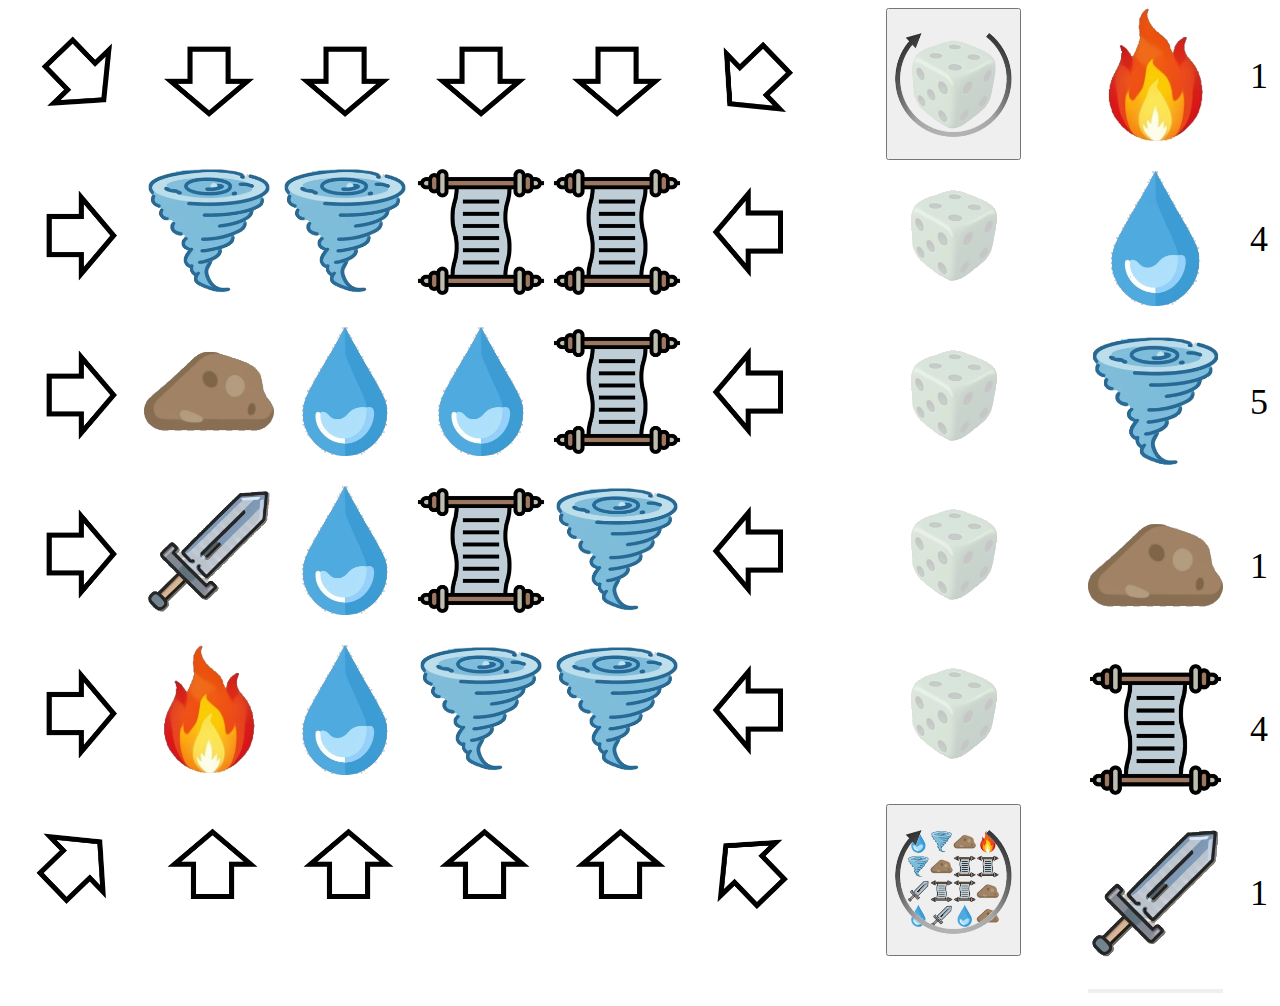
<file: index.html>
<!DOCTYPE html>
<html lang="en">
<head>
    <meta charset="UTF-8">
    <meta name="viewport" content="width=device-width, initial-scale=1.0">
    <title>ZzzzZ</title>
    <link rel="stylesheet" href="css/style.css"> 
    <script src="js/interact.js"></script>    
    <script src="js/script.js"></script>    
</head>
<body>
    <div id="help-overlay" onclick="help_off()">
        <div id="help-dialog-background"">
            <iframe width=100% height=100% src="Regeln.html" id="helpframe" title="helpframe" onload="iframeclick()"></iframe> 
            <button onclick="help_off()">Verlassen</button>
        </div>
    </div>
    <div class="page-container">
        <div class="grid-container" id="quellen">
            <div class="grid-item"><img data-value=0 id="d0" class="element-image dropzone" src="img/RechtsUnten.png" /></div>
            <div class="grid-item"><img data-value=0 id="d1" class="element-image dropzone" src="img/Rechts.png" style="transform:rotate(90deg);" /></div>
            <div class="grid-item"><img data-value=0 id="d2" class="element-image dropzone" src="img/Rechts.png" style="transform:rotate(90deg);" /></div>  
            <div class="grid-item"><img data-value=0 id="d3" class="element-image dropzone" src="img/Rechts.png" style="transform:rotate(90deg);" /></div>
            <div class="grid-item"><img data-value=0 id="d4" class="element-image dropzone" src="img/Rechts.png" style="transform:rotate(90deg);" /></div>
            <div class="grid-item"><img data-value=0 id="d5" class="element-image dropzone" src="img/RechtsUnten.png" style="transform:rotate(90deg);" /></div>  
            <div class="grid-item"><img data-value=0 id="d6" class="element-image dropzone" src="img/Rechts.png" /></div>
            <div class="grid-item"><img data-value=0 id="q0" class="element-image" src="img/Empty.png" /></div>
            <div class="grid-item"><img data-value=0 id="q1" class="element-image" src="img/Empty.png" /></div>
            <div class="grid-item"><img data-value=0 id="q2" class="element-image" src="img/Empty.png" /></div>
            <div class="grid-item"><img data-value=0 id="q3" class="element-image" src="img/Empty.png" /></div>
            <div class="grid-item"><img data-value=0 id="d16" class="element-image dropzone" src="img/Rechts.png" style="transform:rotate(180deg);" /></div>
            <div class="grid-item"><img data-value=0 id="d7" class="element-image dropzone" src="img/Rechts.png" /></div>
            <div class="grid-item"><img data-value=0 id="q4" class="element-image" src="img/Empty.png"/></div>
            <div class="grid-item"><img data-value=0 id="q5" class="element-image" src="img/Empty.png"/></div>
            <div class="grid-item"><img data-value=0 id="q6" class="element-image" src="img/Empty.png"/></div>
            <div class="grid-item"><img data-value=0 id="q7" class="element-image" src="img/Empty.png"/></div>
            <div class="grid-item"><img data-value=0 id="d17" class="element-image dropzone" src="img/Rechts.png" style="transform:rotate(180deg);" /></div>
            <div class="grid-item"><img data-value=0 id="d8" class="element-image dropzone" src="img/Rechts.png" /></div>
            <div class="grid-item"><img data-value=0 id="q8" class="element-image" src="img/Empty.png" /></div>
            <div class="grid-item"><img data-value=0 id="q9" class="element-image" src="img/Empty.png" /></div>
            <div class="grid-item"><img data-value=0 id="q10" class="element-image" src="img/Empty.png" /></div>
            <div class="grid-item"><img data-value=0 id="q11" class="element-image" src="img/Empty.png" /></div>
            <div class="grid-item"><img data-value=0 id="d18" class="element-image dropzone" src="img/Rechts.png" style="transform:rotate(180deg);" /></div>
            <div class="grid-item"><img data-value=0 id="d9" class="element-image dropzone" src="img/Rechts.png" /></div>
            <div class="grid-item"><img data-value=0 id="q12" class="element-image" src="img/Empty.png"/></div>
            <div class="grid-item"><img data-value=0 id="q13" class="element-image" src="img/Empty.png"/></div>
            <div class="grid-item"><img data-value=0 id="q14" class="element-image" src="img/Empty.png"/></div>
            <div class="grid-item"><img data-value=0 id="q15" class="element-image" src="img/Empty.png"/></div>
            <div class="grid-item"><img data-value=0 id="d19" class="element-image dropzone" src="img/Rechts.png" style="transform:rotate(180deg);" /></div>
            <div class="grid-item"><img data-value=0 id="d15" class="element-image dropzone" src="img/RechtsUnten.png" style="transform:rotate(270deg);" /></div>
            <div class="grid-item"><img data-value=0 id="d11" class="element-image dropzone" src="img/Rechts.png" style="transform:rotate(270deg);" /></div>
            <div class="grid-item"><img data-value=0 id="d12" class="element-image dropzone" src="img/Rechts.png" style="transform:rotate(270deg);" /></div>  
            <div class="grid-item"><img data-value=0 id="d13" class="element-image dropzone" src="img/Rechts.png" style="transform:rotate(270deg);" /></div>
            <div class="grid-item"><img data-value=0 id="d14" class="element-image dropzone" src="img/Rechts.png" style="transform:rotate(270deg);" /></div>
            <div class="grid-item"><img data-value=0 id="d10" class="element-image dropzone" src="img/RechtsUnten.png" style="transform:rotate(180deg);" /></div>  
        </div>
        <div class="finder-container" id="finder">
            <button class="button" onclick="rerollFinder()" id="finder-button"><img class="element-image"  id="finder-image" src="img/RollFinder.png" /></button>
            <div class="grid-item finder-img-container" id="pf0"><img class="element-image" src="img/Empty.png" /></div>
            <div class="grid-item finder-img-container" id="pf1"><img class="element-image" src="img/Empty.png" /></div>
            <div class="grid-item finder-img-container" id="pf2"><img class="element-image" src="img/Empty.png" /></div>
            <div class="grid-item finder-img-container" id="pf3"><img class="element-image" src="img/Empty.png" /></div>
            <button class="button" onclick="rerollFieldClicked()"><img class="element-image" src="img/RollAll.png" /></button>
        </div>
        <div class="info-container">
            <div class = "info-item"><img class="element-image" src="img/Fire.png"/><p class="info-text" id="info-text-0">0</p></div>
            <div class = "info-item"><img class="element-image" src="img/Water.png"/><p class="info-text" id="info-text-1">0</p></div>
            <div class = "info-item"><img class="element-image" src="img/Air.png"/><p class="info-text" id="info-text-2">0</p></div>
            <div class = "info-item"><img class="element-image" src="img/Earth.png"/><p class="info-text" id="info-text-3">0</p></div>
            <div class = "info-item"><img class="element-image" src="img/Wisdom.png"/><p class="info-text" id="info-text-4">0</p></div>
            <div class = "info-item"><img class="element-image" src="img/Power.png"/><p class="info-text" id="info-text-5">0</p></div>
            <button class = "button" onclick="help()"><img class="element-image" src="img/Questionmark.png" /></button>
        </div>

    </div>
    <script>init();</script>    
</body>
</html>
</file>
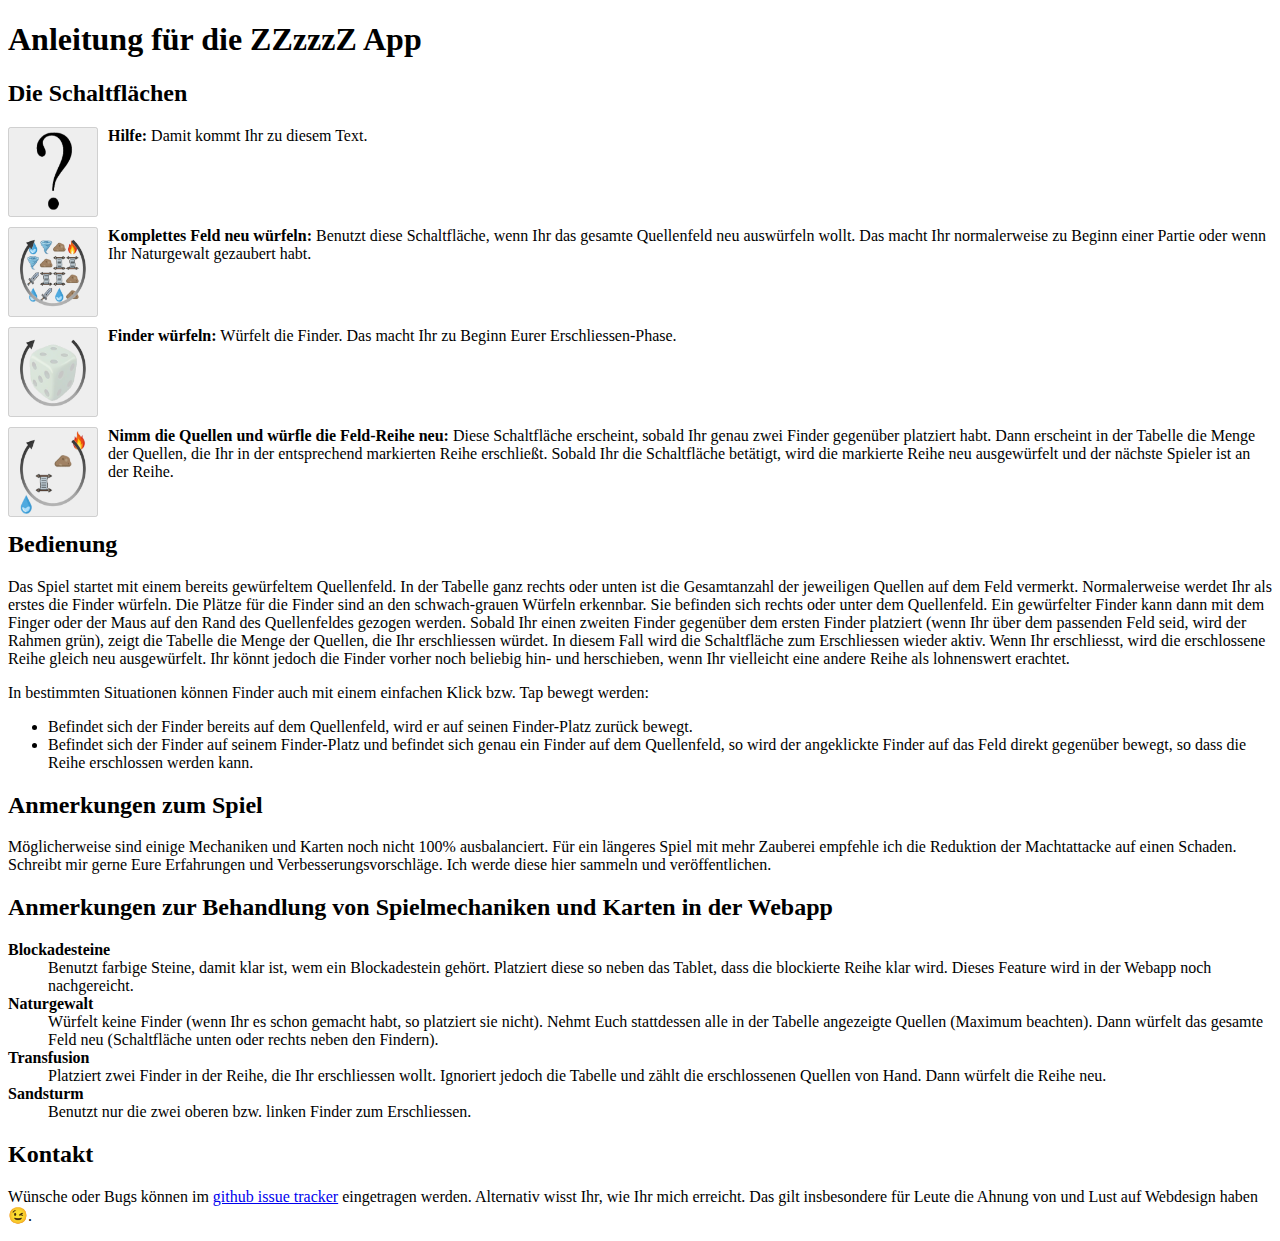
<file: Regeln.html>
<!DOCTYPE html>
<html>
<head>
    <meta charset="UTF-8">
    <meta name="viewport" content="width=device-width, initial-scale=1.0">
    <title>ZzzzZ - Hilfe</title>
    <link rel="stylesheet" href="css/style.css"> 
</head>
<body>
    <h1>Anleitung für die ZZzzzZ App</h1>

    <h2>Die Schaltflächen</h2>
    <p>
        <p>
            <button style="float: left; margin-right: 10px; margin-bottom: 10px;" class = "help-button" disabled="true"><img class="help-image" src="img/Questionmark.png" /></button>
            <p><b>Hilfe:</b> Damit kommt Ihr zu diesem Text.</p>
        </p>
        <p style="clear: left;">
            <button style="float: left; margin-right: 10px; margin-bottom: 10px;" class = "help-button" disabled="true"><img class="help-image" src="img/RollAll.png" /></button>
            <p><b>Komplettes Feld neu würfeln:</b> Benutzt diese Schaltfläche, wenn Ihr das gesamte Quellenfeld neu auswürfeln wollt. Das macht Ihr normalerweise zu Beginn einer Partie oder wenn Ihr Naturgewalt gezaubert habt.</p>
        </p>
        <p style="clear: left;">
            <button style="float: left; margin-right: 10px; margin-bottom: 10px;" class = "help-button" disabled="true"><img class="help-image" src="img/RollFinder.png" /></button>
            <p><b>Finder würfeln:</b> Würfelt die Finder. Das macht Ihr zu Beginn Eurer Erschliessen-Phase.</p>
        </p>
        <p style="clear: left;">
            <button style="float: left; margin-right: 10px; margin-bottom: 10px;" class = "help-button" disabled="true"><img class="help-image" src="img/RollRow.png" /></button>
            <p><b>Nimm die Quellen und würfle die Feld-Reihe neu:</b> Diese Schaltfläche erscheint, sobald Ihr genau zwei Finder gegenüber platziert habt.
                Dann erscheint in der Tabelle die Menge der Quellen, die Ihr in der entsprechend markierten Reihe erschließt. 
                Sobald Ihr die Schaltfläche betätigt, wird die markierte Reihe neu ausgewürfelt und der nächste Spieler ist an der Reihe.
            </p>
        </p>
     </p>
     <p style="clear: left;" />

    <h2>Bedienung</h2>
    <p>
        Das Spiel startet mit einem bereits gewürfeltem Quellenfeld. 
        In der Tabelle ganz rechts oder unten ist die Gesamtanzahl der jeweiligen Quellen auf dem Feld vermerkt.
        Normalerweise werdet Ihr als erstes die Finder würfeln. 
        Die Plätze für die Finder sind an den schwach-grauen Würfeln erkennbar. Sie befinden sich rechts oder unter dem Quellenfeld.
        Ein gewürfelter Finder kann dann mit dem Finger oder der Maus auf den Rand des Quellenfeldes gezogen werden.
        Sobald Ihr einen zweiten Finder gegenüber dem ersten Finder platziert (wenn Ihr über dem passenden Feld seid, wird der Rahmen grün), 
        zeigt die Tabelle die Menge der Quellen, die Ihr erschliessen würdet. In diesem Fall wird die Schaltfläche zum Erschliessen wieder aktiv.
        Wenn Ihr erschliesst, wird die erschlossene Reihe gleich neu ausgewürfelt.
        Ihr könnt jedoch die Finder vorher noch beliebig hin- und herschieben, wenn Ihr vielleicht eine andere Reihe als lohnenswert erachtet.
    </p>
    <p>
        In bestimmten Situationen können Finder auch mit einem einfachen Klick bzw. Tap bewegt werden:
        <ul>
            <li>Befindet sich der Finder bereits auf dem Quellenfeld, wird er auf seinen Finder-Platz zurück bewegt.</li>
            <li>Befindet sich der Finder auf seinem Finder-Platz und befindet sich genau ein Finder auf dem Quellenfeld, so wird der 
                angeklickte Finder auf das Feld direkt gegenüber bewegt, so dass die Reihe erschlossen werden kann.</li>
        </ul>
    </p>

    <h2>Anmerkungen zum Spiel</h2>
    <p>
        Möglicherweise sind einige Mechaniken und Karten noch nicht 100% ausbalanciert. 
        Für ein längeres Spiel mit mehr Zauberei empfehle ich die Reduktion der Machtattacke auf einen Schaden.
        Schreibt mir gerne Eure Erfahrungen und Verbesserungsvorschläge. Ich werde diese hier sammeln und veröffentlichen. 
    </p>

    <h2>Anmerkungen zur Behandlung von Spielmechaniken und Karten in der Webapp</h2>
    <dl>
        <dt>Blockadesteine</dt>
        <dd>Benutzt farbige Steine, damit klar ist, wem ein Blockadestein gehört. Platziert diese so neben das Tablet, 
            dass die blockierte Reihe klar wird. Dieses Feature wird in der Webapp noch nachgereicht.</dd>
        <dt>Naturgewalt</dt>
        <dd>Würfelt keine Finder (wenn Ihr es schon gemacht habt, so platziert sie nicht). Nehmt Euch stattdessen alle in der Tabelle 
            angezeigte Quellen (Maximum beachten). Dann würfelt das gesamte Feld neu (Schaltfläche unten oder rechts neben den Findern).
        </dd>
        <dt>Transfusion</dt>
        <dd>Platziert zwei Finder in der Reihe, die Ihr erschliessen wollt. Ignoriert jedoch die Tabelle und zählt die erschlossenen 
            Quellen von Hand. Dann würfelt die Reihe neu.</dd>
        <dt>Sandsturm</dt>
        <dd>Benutzt nur die zwei oberen bzw. linken Finder zum Erschliessen.</dd>
    </dl>
    <h2>Kontakt</h2>
    <p>
        Wünsche oder Bugs können im <a href="https://github.com/krzikalla/ZZzzzZ/issues" target="_blank" rel="noopener noreferrer">github 
        issue tracker</a> eingetragen werden. Alternativ wisst Ihr, wie Ihr mich erreicht.
        Das gilt insbesondere für Leute die Ahnung von und Lust auf Webdesign haben &#x1F609.
    </p>
</body>
</html>
</file>
<file: css/style.css>
@media screen and (orientation: portrait) {

  .page-container {
    display: grid;
    grid-template-rows: 72% 12% 12%;
    height: 125vw;
    width: 90vw;
    row-gap: 6%
  }

  .grid-container {
    display: grid;
    grid-template-columns: 16% 16% 16% 16% 16% 16%;
    grid-template-rows: 16% 16% 16% 16% 16% 16%;
    background-color: #ffffff;
    width: 100%;
    gap:0.8%;
  }

  .finder-container {
    display: grid;
    grid-template-columns: 16% 16% 16% 16% 16% 16%;
    background-color: #ffffff;
    column-gap:0.8%;
  }

  .info-container {
    display: flex;
    flex-direction: row;
    column-gap: 2%;
    width: 100%;
    height: 100%;
  }

  .info-item {
    display: flex;
    flex-direction: column;
    user-select: none;
    row-gap: 0%;
  }

  .info-text {
    font-size: 4vw;
    text-align: center;
    user-select: none;
    margin:0
  }

  .help-button {
    width: 10vw;
    height: 10vw;
  }
}

@media screen and (orientation: landscape) {

  .page-container {
    display: grid;
    grid-template-columns: 72% 12% 12%;
    height: 90vh;
    width: 125vh;
    column-gap: 6%
  }

  .grid-container {
    display: grid;
    grid-template-columns: 16% 16% 16% 16% 16% 16%;
    grid-template-rows: 16% 16% 16% 16% 16% 16%;
    background-color: #ffffff;
    height: 100%;
    gap:0.8%;
  }

  .finder-container {
    display: grid;
    grid-template-rows: 16% 16% 16% 16% 16% 16%;
    background-color: #ffffff;
    row-gap:0.8%;
  }

  .info-container {
    display: flex;
    flex-direction: column;
    row-gap: 3%;
    width: 100%;
    height: 100%;
  }

  .info-item {
    display: flex;
    flex-direction: row;
    user-select: none;
    column-gap: 20%;
    align-items: center;
  }

  .info-text {
    font-size: 4vh;
    text-align: right;
    user-select: none;
    margin:0
  }

  .help-button {
    width: 10vh;
    height: 10vh;
  }
}

.button {
  width: 100%;
  height: 100%;
  padding: 0px;
  min-width: 0; 
  min-height: 0;
}

.help-image {
  width: 100%;
  height: 100%;
}

#help-overlay {
  justify-content: center;
  align-items: center;
  position: fixed; /* Sit on top of the page content */
  display: none; /* Hidden by default, switch to flex  */
  width: 100%; /* Full width (cover the whole page) */
  height: 100%; /* Full height (cover the whole page) */
  top: 0;
  left: 0;
  right: 0;
  bottom: 0;
  background-color: rgba(256,256,256,10);
  z-index: 2; /* Specify a stack order in case you're using a different order for other elements */
  cursor: pointer; /* Add a pointer on hover */
  user-select: none;
}

#help-dialog-background {
  position: fixed; /* Sit on top of the page content */
  width: 90%; /* Full width (cover the whole page) */
  height: 90%; /* Full height (cover the whole page) */
  z-index: 3; /* Specify a stack order in case you're using a different order for other elements */
}

.grid-item {
  background-color: rgba(210, 210, 210, 0);
  font-size: 30px;
  text-align: center;
  aspect-ratio: 1;
  user-select: none;
  touch-action: none;
  min-width: 0; 
  min-height: 0;
}

.element-image {
  width:100%;
  height:100%;
  user-select: none;
  pointer-events: none;
  touch-action: none;
  object-fit: contain;
}

.finder-img-container {
  position: relative;
}

.finder-img-container img {
  position: absolute;
  top: 0;
  left: 0;
}

.finder {
  width:100%;
  user-select: none;
  touch-action: none;
}

.dropzone {
  border: dashed 2px transparent;
  border-radius: 4px;
}

.drop-active {
  border-color: #aaa;
  z-index: 1;
}

.drop-target {
  border-color: #a00;
  border-style: solid;
  z-index: 2;
}

.drop-target-valid {
  border-color: #0a0;
  border-style: solid;
  z-index: 2;
}

dt
{
  font-weight: bold;
}
</file>
